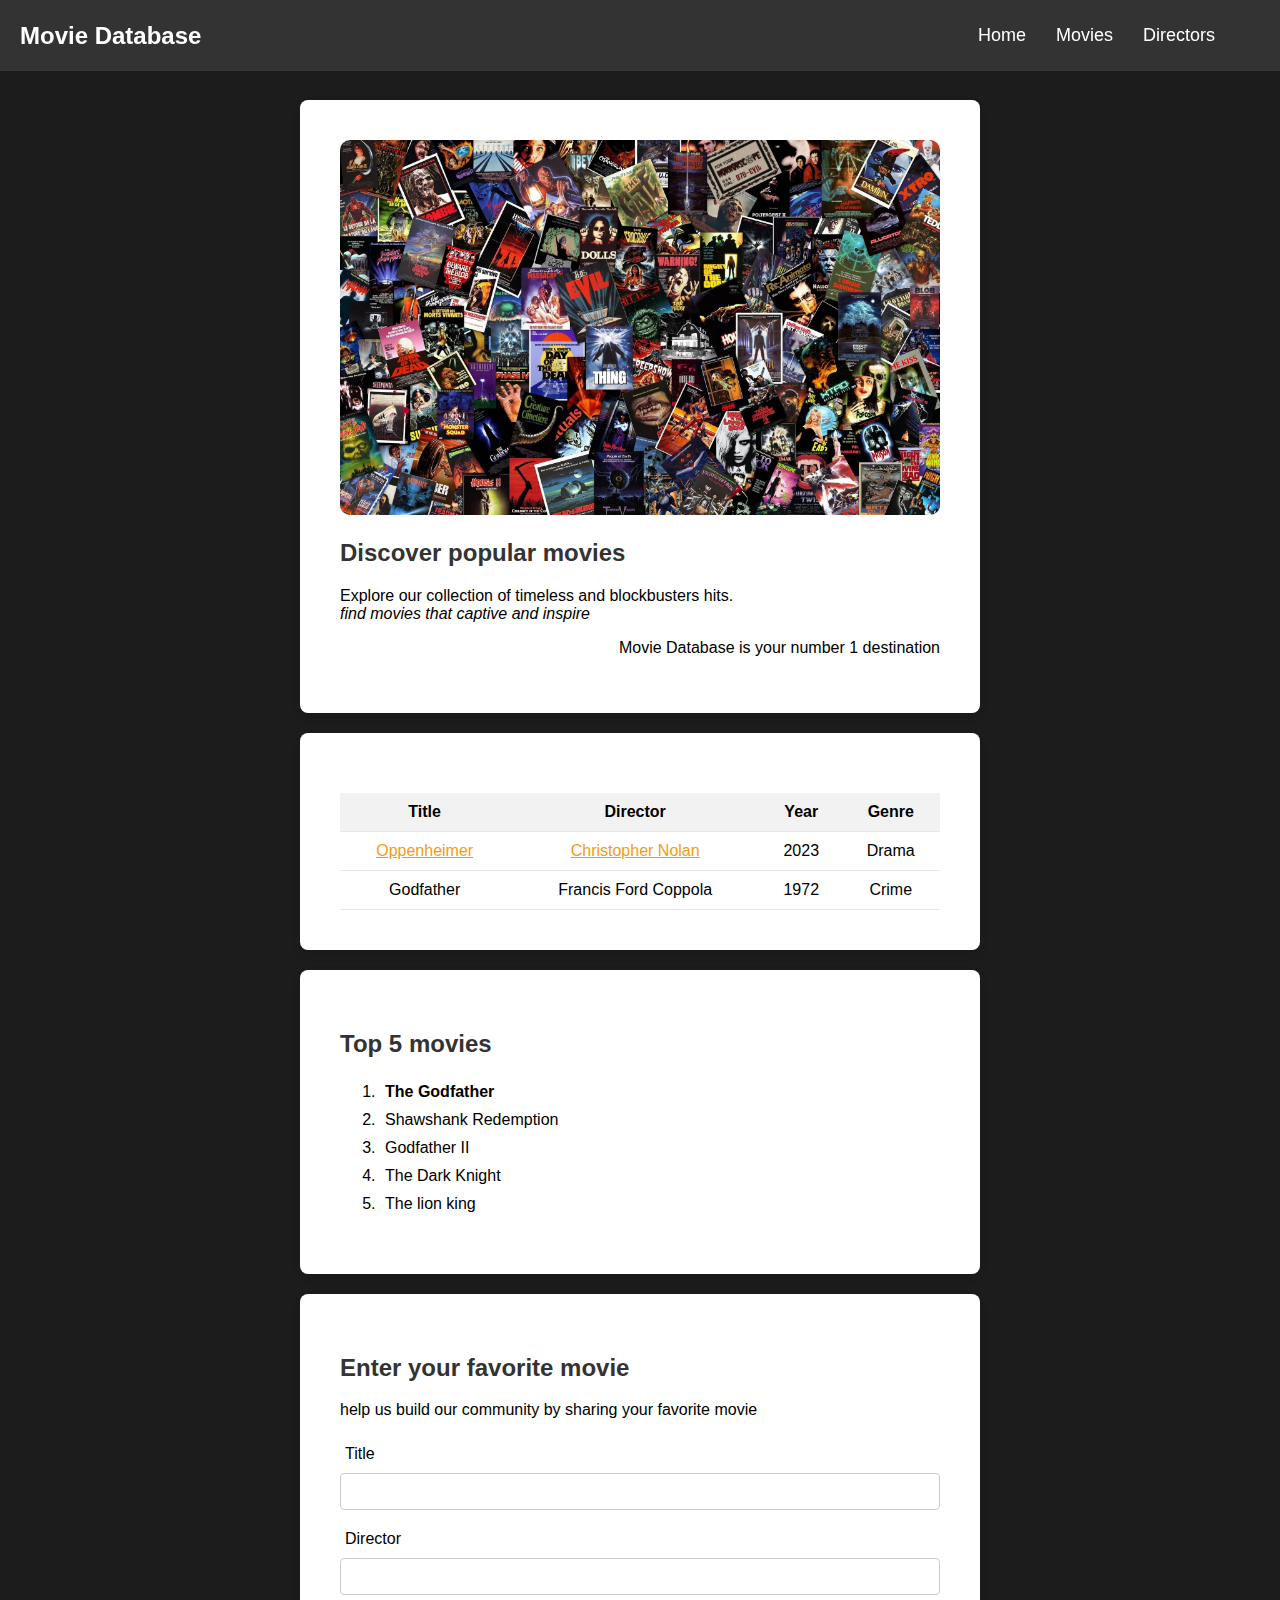
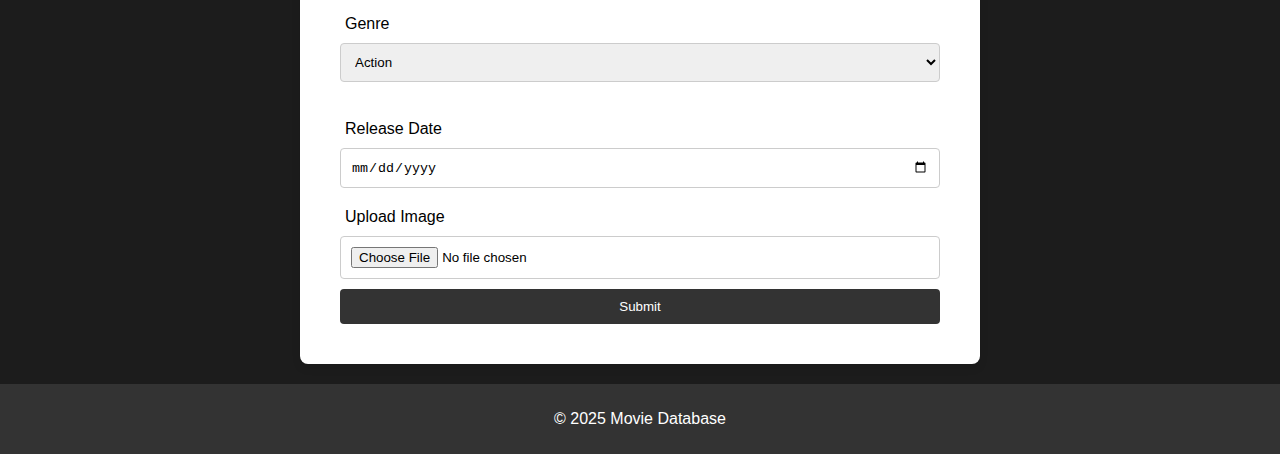
<file: index.html>
<!DOCTYPE html>
<html lang="en">
  <head>
    <meta charset="UTF-8" />
    <title>Movie Database</title>
    <link rel="stylesheet" href="styles/style.css" />
    <meta name="viewport" content="width=device-width, initial-scale=1.0" />
  </head>
  <body>
    <header class="main-header">
      <div class="logo">Movie Database</div>
      <input type="checkbox" id="menu-toggle" />
      <label for="menu-toggle" class="menu-icon">&#9776;</label>
      <nav>
        <ul>
          <li><a href="#">Home</a></li>
          <li><a href="./pages/movies.html">Movies</a></li>
          <li><a href="./pages/directors.html">Directors</a></li>
        </ul>
      </nav>
    </header>
    <section class="info-section">
      <img class="cover-img" src="./assets//movie-9pvmdtvz4cb0xl37.jpg" />
      <h2>Discover popular movies</h2>
      <p>
        Explore our collection of timeless and blockbusters hits.<br />
        <i>find movies that captive and inspire</i>
      </p>
      <p align="right">Movie Database is your number 1 destination</p>
    </section>
    <section class="movie-section">
      <table class="movie-table">
        <tr>
          <th>Title</th>
          <th>Director</th>
          <th>Year</th>
          <th>Genre</th>
        </tr>
        <tr>
          <td><a href="pages/movie.html?id=1">Oppenheimer</a></td>
          <td><a href="pages/director.html">Christopher Nolan</a></td>
          <td>2023</td>
          <td>Drama</td>
        </tr>
        <tr>
          <td>Godfather</td>
          <td>Francis Ford Coppola</td>
          <td>1972</td>
          <td>Crime</td>
        </tr>
      </table>
    </section>
    <section class="top-movies-section">
      <h2>Top 5 movies</h2>
      <ol>
        <li><strong>The Godfather</strong></li>
        <li>Shawshank Redemption</li>
        <li>Godfather II</li>
        <li>The Dark Knight</li>
        <li>The lion king</li>
      </ol>
    </section>
    <section class="form-section">
      <h2>Enter your favorite movie</h2>
      <p>help us build our community by sharing your favorite movie</p>
      <form action="/submit">
        <label for="title">Title</label>
        <input type="text" id="title" name="title" required />
        <label for="director">Director</label>
        <input type="text" id="director" name="director" required />
        <label for="Genre">Genre</label>
        <select id="Genre" name="Genre" required>
          <option value="action">Action</option>
          <option value="comedy">Comedy</option>
          <option value="horror">Horror</option>
          <option value="romance">Romance</option></select
        ><br />
        <label for="release_date">Release Date</label>
        <input type="date" id="release_date" name="release_date" required />
        <label for="image">Upload Image</label>
        <input type="file" id="image" name="image" />
        <button type="submit">Submit</button>
      </form>
    </section>
    <footer>
      <p>&copy; 2025 Movie Database</p>
    </footer>
  </body>
</html>
</file>
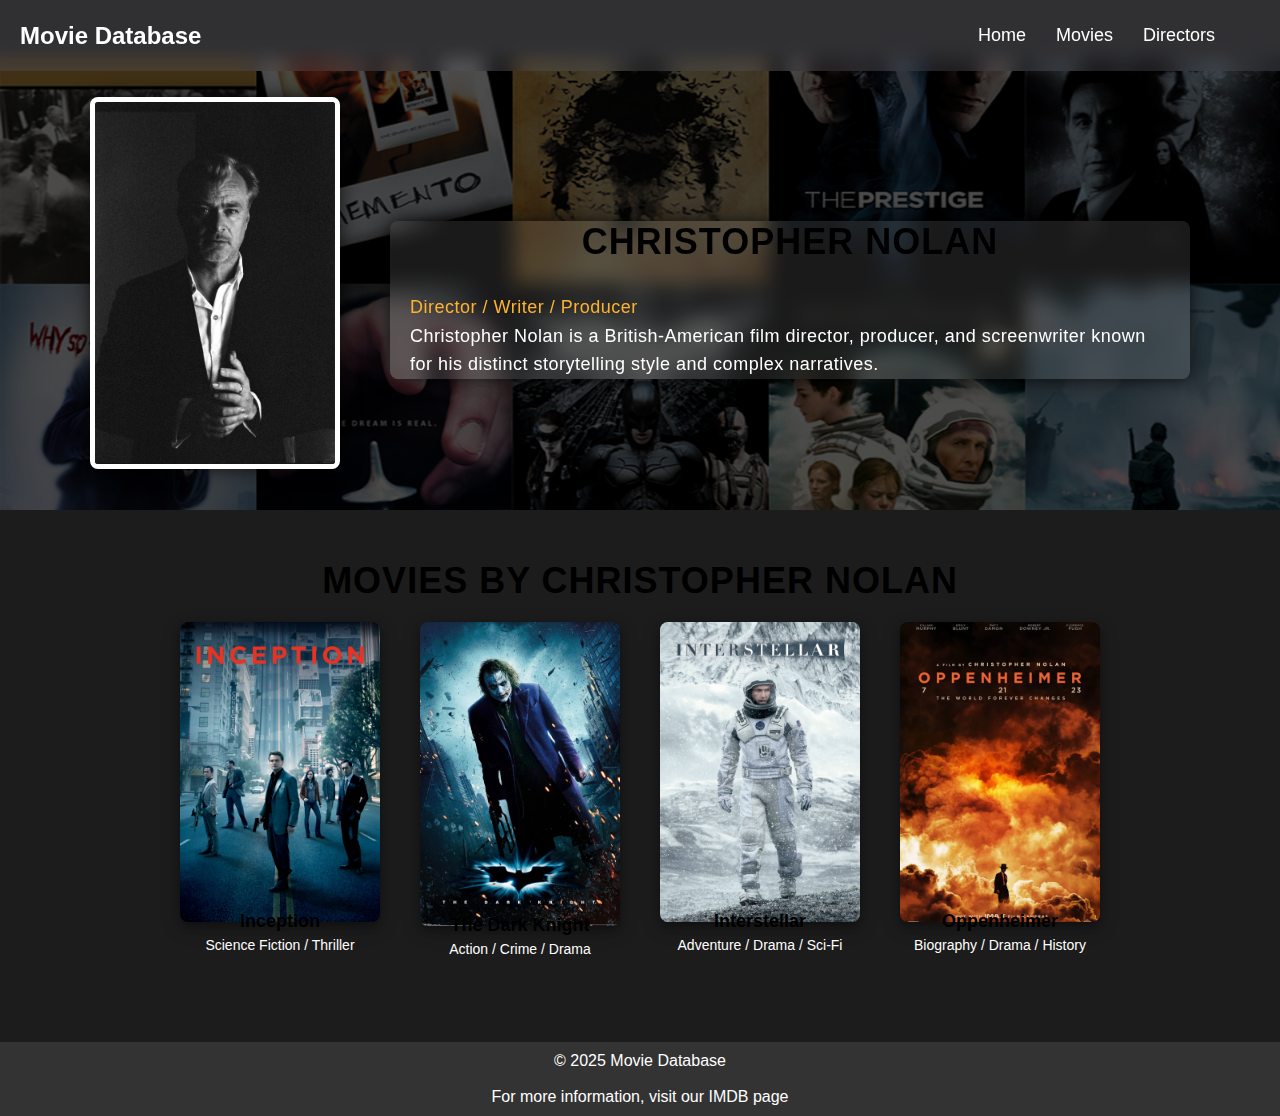
<file: pages/director.html>
<!DOCTYPE html>
<html lang="en">
  <head>
    <meta charset="UTF-8" />
    <meta name="viewport" content="width=device-width, initial-scale=1.0" />
    <title>Christopher Nolan</title>
    <link rel="stylesheet" href="../styles/dirctor.css" />
  </head>
  <body>
    <header class="main-header">
      <div class="logo">Movie Database</div>
      <input type="checkbox" id="menu-toggle" />
      <label for="menu-toggle" class="menu-icon">&#9776;</label>
      <nav>
        <ul>
          <li><a href="../index.html">Home</a></li>
          <li><a href="./movies.html">Movies</a></li>
          <li><a href="./directors.html">Directors</a></li>
        </ul>
      </nav>
    </header>

    <section class="director-details">
      <div class="director-banner">
        <div class="overlay"></div>
        <div class="director-info">
          <div class="director-photo">
            <img src="../assets/director.webp" alt="Director Photo" />
          </div>
          <div class="director-text">
            <h1>Christopher Nolan</h1>
            <p>Director / Writer / Producer</p>
            <div class="bio">
              <p>
                Christopher Nolan is a British-American film director, producer,
                and screenwriter known for his distinct storytelling style and
                complex narratives.
              </p>
            </div>
          </div>
        </div>
      </div>
    </section>
    <section class="director-movies">
      <h2>Movies by Christopher Nolan</h2>
      <div class="director-movies-container">
        <div class="movie-item">
          <img src="../assets/inception.jpg" alt="Movie 1" />
          <div class="movie-info">
            <h3>Inception</h3>
            <p>Science Fiction / Thriller</p>
          </div>
        </div>
        <div class="movie-item">
          <img src="../assets/dark-knight.jpg" alt="Movie 2" />
          <div class="movie-info">
            <h3>The Dark Knight</h3>
            <p>Action / Crime / Drama</p>
          </div>
        </div>
        <div class="movie-item">
          <img src="../assets/interstellar.jpg" alt="Movie 3" />
          <div class="movie-info">
            <h3>Interstellar</h3>
            <p>Adventure / Drama / Sci-Fi</p>
          </div>
        </div>
        <div class="movie-item">
          <img src="../assets/poster.webp" alt="Movie 3" />
          <div class="movie-info">
            <h3>Oppenheimer</h3>
            <p>Biography / Drama / History</p>
          </div>
        </div>
      </div>
    </section>

    <footer>
      <p>&copy; 2025 Movie Database</p>
      <br />
      <p>
        For more information, visit our
        <a href="https://www.imdb.com">IMDB</a> page
      </p>
    </footer>
  </body>
</html>
</file>
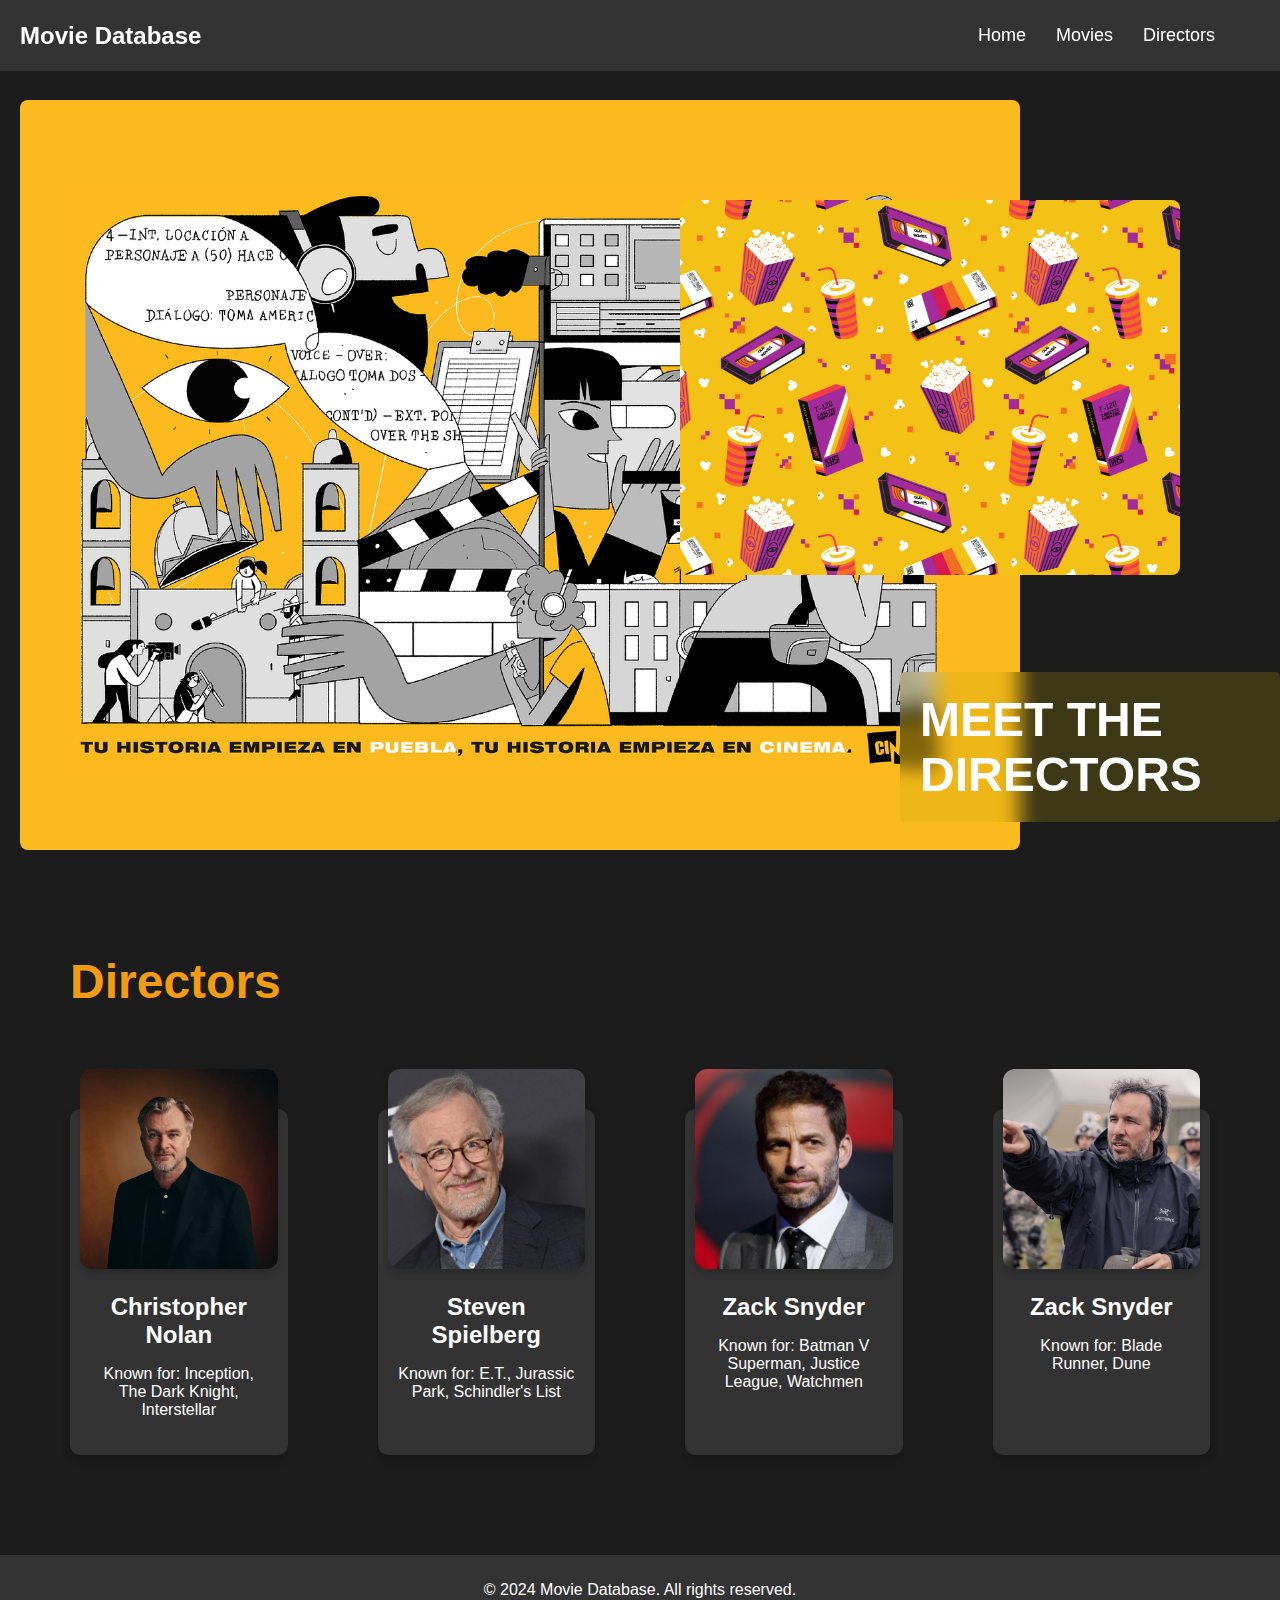
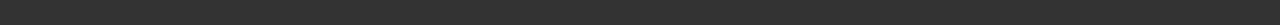
<file: pages/directors.html>
<!DOCTYPE html>
<html lang="en">
  <head>
    <meta charset="UTF-8" />
    <title>Directors Listing</title>
    <link rel="stylesheet" href="../styles/directors.css" />
    <meta name="viewport" content="width=device-width, initial-scale=1.0" />
  </head>

  <body>
    <header class="main-header">
      <div class="logo">Movie Database</div>
      <input type="checkbox" id="menu-toggle" />
      <label for="menu-toggle" class="menu-icon">&#9776;</label>
      <nav>
        <ul>
          <li><a href="../index.html">Home</a></li>
          <li><a href="./movies.html">Movies</a></li>
          <li><a href="#">Directors</a></li>
        </ul>
      </nav>
    </header>
    <section class="intro-directors">
      <img src="../assets/directors.png" class="big-img" alt="Directors" />
      <img
        src="../assets/director-draws.jpg"
        class="illustration"
        alt="Directors"
      />
      <h1>MEET THE DIRECTORS</h1>
    </section>
    <section class="director-listing">
      <h1>Directors</h1>
      <div class="grid-container">
        <div class="director-card">
          <img src="../assets//Nolan-portrait-02.webp" alt="Director 1" />
          <div class="info">
            <h2>Christopher Nolan</h2>
            <p>Known for: Inception, The Dark Knight, Interstellar</p>
          </div>
        </div>
        <div class="director-card">
          <img
            src="../assets/steven-spielberg-net-worth-ftr.jpg"
            alt="Director 2"
          />
          <div class="info">
            <h2>Steven Spielberg</h2>
            <p>Known for: E.T., Jurassic Park, Schindler's List</p>
          </div>
        </div>
        <div class="director-card">
          <img src="../assets/516972684.webp" alt="Director 2" />
          <div class="info">
            <h2>Zack Snyder</h2>
            <p>Known for: Batman V Superman, Justice League, Watchmen</p>
          </div>
        </div>
        <div class="director-card">
          <img
            src="../assets/Denis-Villeneuve-Photo-Jan-Thijs.jpg"
            alt="Director 2"
          />
          <div class="info">
            <h2>Zack Snyder</h2>
            <p>Known for: Blade Runner, Dune</p>
          </div>
        </div>

        <!-- Add more director cards here -->
      </div>
    </section>
    <footer>
      <p>&copy; 2024 Movie Database. All rights reserved.</p>
    </footer>
  </body>
</html>
</file>
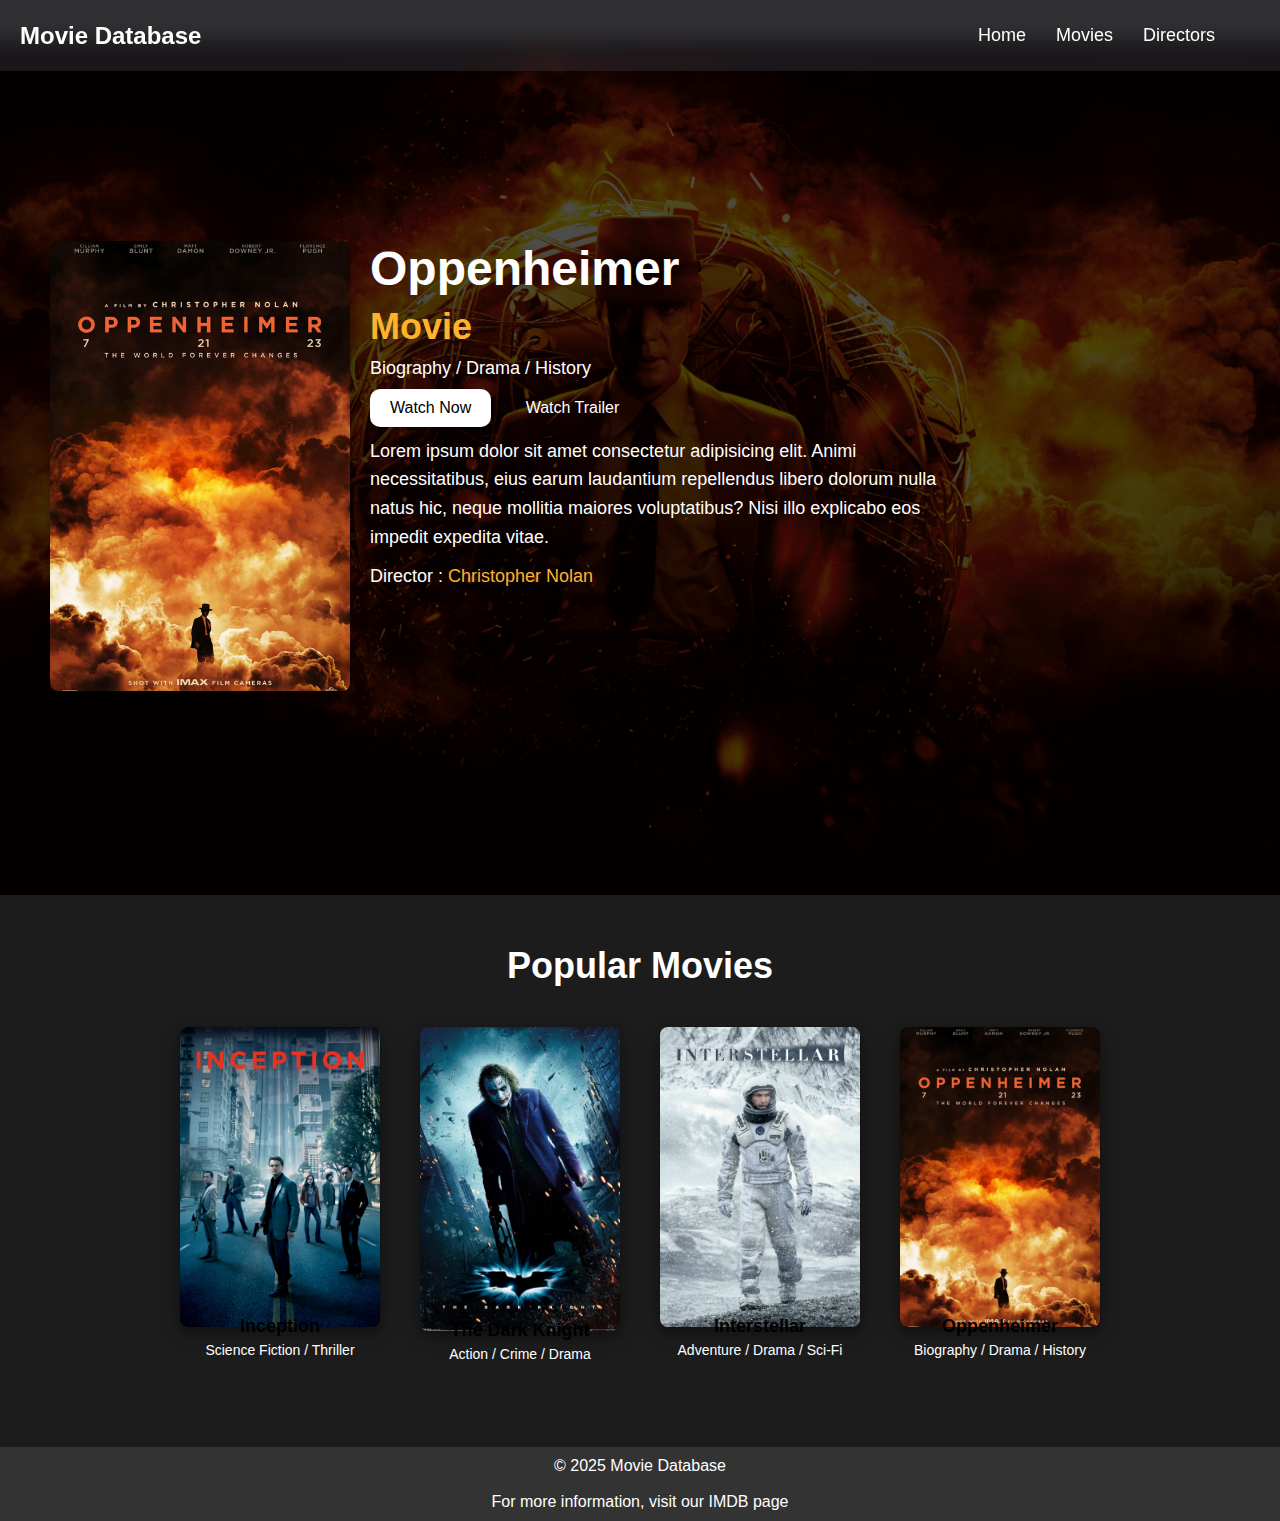
<file: pages/movie.html>
<!DOCTYPE html>
<html lang="en">
  <head>
    <meta charset="UTF-8" />
    <meta name="viewport" content="width=device-width, initial-scale=1.0" />
    <title>Movie</title>
    <link rel="stylesheet" href="../styles/movie.css" />
  </head>
  <body>
    <header class="main-header">
      <div class="logo">Movie Database</div>
      <input type="checkbox" id="menu-toggle" />
      <label for="menu-toggle" class="menu-icon">&#9776;</label>
      <nav>
        <ul>
          <li><a href="../index.html">Home</a></li>
          <li><a href="./movies.html">Movies</a></li>
          <li><a href="./directors.html">Directors</a></li>
        </ul>
      </nav>
    </header>

    <section class="movie-details">
      <div class="movie-banner">
        <div class="overlay"></div>
        <div class="movie-banner-info">
          <div class="movie-poster">
            <img src="../assets/poster.webp" alt="movie poster" />
          </div>
          <div class="movie-text">
            <h2>Oppenheimer</h2>
            <h3>Movie</h3>
            <p>Biography / Drama / History</p>
            <div class="buttons">
              <button class="watch-now">Watch Now</button>
              <button class="watch-trailer">Watch Trailer</button>
            </div>
            <p class="description">
              Lorem ipsum dolor sit amet consectetur adipisicing elit. Animi
              necessitatibus, eius earum laudantium repellendus libero dolorum
              nulla natus hic, neque mollitia maiores voluptatibus? Nisi illo
              explicabo eos impedit expedita vitae.
            </p>
            <p class="description">
              Director : <a href="director">Christopher Nolan </a>
            </p>
          </div>
        </div>
      </div>
    </section>

    <section class="popular-movies">
      <h2>Popular Movies</h2>
      <div class="popular-movies-container">
        <div class="movie-item">
          <img src="../assets/inception.jpg" alt="Movie 1" />
          <div class="movie-info">
            <h3>Inception</h3>
            <p>Science Fiction / Thriller</p>
          </div>
        </div>
        <div class="movie-item">
          <img src="../assets/dark-knight.jpg" alt="Movie 2" />
          <div class="movie-info">
            <h3>The Dark Knight</h3>
            <p>Action / Crime / Drama</p>
          </div>
        </div>
        <div class="movie-item">
          <img src="../assets/interstellar.jpg" alt="Movie 3" />
          <div class="movie-info">
            <h3>Interstellar</h3>
            <p>Adventure / Drama / Sci-Fi</p>
          </div>
        </div>
        <div class="movie-item">
          <img src="../assets/poster.webp" alt="Movie 3" />
          <div class="movie-info">
            <h3>Oppenheimer</h3>
            <p>Biography / Drama / History</p>
          </div>
        </div>
      </div>
    </section>

    <footer>
      <p>&copy; 2025 Movie Database</p>
      <br />
      <p>
        For more information, visit our
        <a href="https://www.imdb.com">IMDB</a> page
      </p>
    </footer>
  </body>
</html>
</file>
<file: styles/style.css>
* {
  box-sizing: border-box;
}

body,
html {
  margin: 0;
  padding: 0;
  font-family: "Arial", sans-serif;
  background-color: #1c1c1c;
}

header {
  display: flex;
  justify-content: space-between;
  align-items: center;
  padding: 10px 20px;
  position: fixed;
  width: 100%;
  top: 0;
  left: 0;
  background: rgba(255, 255, 255, 0.1);
  backdrop-filter: blur(10px);
  z-index: 1000;
}

.logo {
  font-size: 24px;
  font-weight: bold;
  color: #fff;
  text-decoration: none;
}

nav ul {
  list-style: none;
  display: flex;
  margin: 0;
  padding: 15px 30px 15px 15px;
}

nav ul li {
  margin: 0 15px;
  cursor: pointer;
  transition: all 0.3s ease;
}

nav ul li a {
  text-decoration: none;
  color: #fff;
  font-size: 18px;
  transition: color 0.3s ease;
}

nav ul li:hover {
  a {
    color: #f39c12;
  }
}

.menu-icon {
  display: none;
  font-size: 30px;
  color: #fff;
  cursor: pointer;
}

#menu-toggle {
  display: none;
}

#menu-toggle:checked + .menu-icon + nav ul {
  display: flex;
  flex-direction: column;
  position: absolute;
  padding: 20px;
  top: 65px;
  left: 0;
  width: 100%;
  background-color: rgba(0, 0, 0, 0.8);
}

.info-section,
.movie-section,
.top-movies-section,
.form-section {
  margin: 20px 300px;
  padding: 40px;
  background-color: #fff;
  border-radius: 8px;
  box-shadow: 0 4px 8px rgba(0, 0, 0, 0.1);
  border: none;
  h2 {
    color: #333;
  }
}
.info-section {
  margin-top: 100px;
}
.cover-img {
  margin: 0 auto;
  border-radius: 10px;
  width: 100%;
}

.movie-table {
  width: 100%;
  border-collapse: collapse;
  margin-top: 20px;
  color: black;
  th,
  td {
    padding: 10px;
    border-bottom: 1px solid #e7e7e7;
    text-align: center;
  }
  th {
    background-color: #f2f2f2;
  }
  td {
    a {
      color: #f39c12;
      &:hover {
        text-decoration: underline;
      }
    }
  }
}

.top-movies-section li {
  padding: 5px;
  color: black;
}

.form-section form {
  display: flex;
  flex-direction: column;
  input,
  select,
  bottom {
    padding: 10px;
    margin-bottom: 10px;
    border: 1px solid #ccc;
    border-radius: 4px;
  }
  label {
    margin: 10px 5px;
  }
  button {
    background-color: #333;
    color: #fff;
    border: none;
    padding: 10px 20px;
    cursor: pointer;
    border-radius: 4px;
  }
  button:hover {
    background-color: #555;
    transition: background-color 0.3s;
  }
}

footer {
  background-color: #333;
  color: #fff;
  text-align: center;
  padding: 10px;
  width: 100%;
  margin: 0;
}

@media (max-width: 1024px) {
  .info-section,
  .movie-section,
  .top-movies-section,
  .form-section {
    margin: 20px;
    padding: 20px;
  }
  .info-section {
    margin-top: 100px;
  }
  nav ul li {
    padding-block: 10px;
    border-bottom: 2px solid #9e9e9e;
    cursor: pointer;
    &:hover {
      background-color: #948e8e;
    }
  }
}

@media (max-width: 768px) {
  .menu-icon {
    display: block;
    position: absolute;
    right: 30px;
  }

  header {
    padding: 20px;
  }
  nav ul {
    display: none;
    flex-direction: column;
    padding: 0;
  }

  nav ul li {
    margin: 5px 0;
  }

  .movie-table th,
  .movie-table td {
    padding: 8px;
  }
}

@media (max-width: 480px) {
  .main-header .logo {
    font-size: 20px;
  }

  nav ul li a {
    font-size: 16px;
  }

  .info-section,
  .movie-section,
  .top-movies-section,
  .form-section {
    margin: 10px;
    padding: 10px;
  }

  .info-section {
    margin-top: 100px;
  }

  .movie-table th,
  .movie-table td {
    font-size: 12px;
    padding: 5px;
  }

  .form-section input,
  .form-section select,
  .form-section button {
    font-size: 14px;
  }
}
</file>
<file: styles/dirctor.css>
* {
  margin: 0;
  padding: 0;
  box-sizing: border-box;
}

body {
  font-family: Arial, Helvetica, sans-serif;
  background-color: #1c1c1c;
}

a {
  text-decoration: none;
  color: #fff;
}

.main-header {
  background-color: rgba(225, 225, 255, 0.1);
  color: #fff;
  padding: 10px 20px;
  display: flex;
  justify-content: space-between;
  align-items: center;
  position: fixed;
  width: 100%;
  top: 0;
  left: 0;
  backdrop-filter: blur(10px);
  z-index: 1000;

  .logo {
    font-size: 24px;
    font-weight: bold;
    color: white;
  }
  nav ul {
    list-style: none;
    display: flex;
    margin: 0;
    padding: 15px 30px 15px;
    li {
      margin: 0 15px;
      a {
        color: #fff;
        transition: color 0.3s ease;
        font-size: 18px;
        &:hover {
          color: #f39c12;
        }
      }
    }
  }
}

.menu-icon {
  display: none;
  font-size: 30px;
  color: #fff;
  cursor: pointer;
}

#menu-toggle {
  display: none;
}

#menu-toggle:checked + .menu-icon + nav ul {
  display: flex;
  flex-direction: column;
  position: absolute;
  padding: 20px;
  top: 65px;
  left: 0;
  width: 100%;
  background-color: rgba(0, 0, 0, 0.8);
}

.director-details {
  margin-top: 60px;
  text-align: center;
}

.director-banner {
  position: relative;
  height: 50vh;
  background: url("../assets/nolanposters.jpeg") no-repeat center/cover;
  display: flex;
  align-items: center;
  justify-content: center;
}

.director-banner .overlay {
  position: absolute;
  top: 0;
  left: 0;
  width: 100%;
  height: 100%;
  background-color: rgba(0, 0, 0, 0.7);
}

.director-info {
  z-index: 1;
  display: flex;
  align-items: center;
  justify-content: center;
  gap: 50px;
}

.director-photo {
  z-index: 1;
  img {
    width: 250px;
    border-radius: 8px;
    border: 5px solid #fff;
    box-shadow: 0 0 20px rgba(0, 0, 0, 0.8);
  }
}

.director-text {
  max-width: 800px;
  padding: 0 20px;
  margin-top: 30px;
  background: rgba(255, 255, 255, 0.1);
  backdrop-filter: blur(10px);
  border-radius: 8px;
  box-shadow: 0 0 20px rgba(0, 0, 0, 0.8);
}

.director-text h1 {
  font-size: 36px;
  margin-bottom: 30px;
  letter-spacing: 1px;
  text-transform: uppercase;
}

.director-text p {
  text-align: left;
  font-size: 18px;
  line-height: 1.6;
  letter-spacing: 0.5px;
  color: #ffb22c;
}

.bio p {
  color: #fff;
}

.director-movies {
  padding: 50px 0;
  text-align: center;
}

.director-movies h2 {
  font-size: clamp(24px, 5vw, 36px); /* Responsive font size */
  letter-spacing: 1px;
  text-transform: uppercase;
}

.director-movies-container {
  display: flex;
  flex-wrap: wrap;
  justify-content: center;
}

.movie-item {
  width: 200px;
  margin: 20px;
  cursor: pointer;
  transition: transform 0.3s ease, box-shadow 0.3s ease; /* Smooth transition for transform and shadow */
}

.movie-item:hover {
  transform: scale(0.96); /* Slightly increase size */
}

.movie-item img {
  width: 100%;
  border-radius: 8px;
  box-shadow: 0 4px 8px rgba(0, 0, 0, 0.3), 0 6px 20px rgba(0, 0, 0, 0.19); /* Box shadow */
}

.movie-info {
  padding: 10px;
  border-radius: 8px;
  margin-top: -30px; /* Lifts the info above the image */
  z-index: 1;
}

.movie-info h3 {
  font-size: 18px;
  margin: 5px 0;
}

.movie-info p {
  font-size: 14px;
  color: #fff;
  margin: 5px 0;
}

footer {
  background-color: #333;
  color: #fff;
  text-align: center;
  padding: 10px;
  margin: 0;
}
</file>
<file: styles/directors.css>
* {
  box-sizing: border-box;
}

body,
html {
  margin: 0;
  padding: 0;
  font-family: "Arial", sans-serif;
  background-color: #1c1c1c;
  color: #fff;
}

header {
  display: flex;
  justify-content: space-between;
  align-items: center;
  padding: 10px 20px;
  position: fixed;
  width: 100%;
  top: 0;
  left: 0;
  background: rgba(255, 255, 255, 0.1);
  backdrop-filter: blur(10px);
  z-index: 1000;
}

.logo {
  font-size: 24px;
  font-weight: bold;
  color: #fff;
  text-decoration: none;
}

nav ul {
  list-style: none;
  display: flex;
  margin: 0;
  padding: 15px 30px;
}

nav ul li {
  margin: 0 15px;
  cursor: pointer;
  transition: all 0.3s ease;
}

nav ul li a {
  text-decoration: none;
  color: #fff;
  font-size: 18px;
  transition: color 0.3s ease;
}

nav ul li:hover {
  a {
    color: #f39c12;
  }
}

.menu-icon {
  display: none;
  font-size: 30px;
  color: #fff;
  cursor: pointer;
}

#menu-toggle {
  display: none;
}

#menu-toggle:checked + .menu-icon + nav ul {
  display: flex;
  flex-direction: column;
  position: absolute;
  padding: 20px;
  top: 63px;
  left: 0;
  width: 100%;
  background-color: rgba(0, 0, 0, 0.8);
}

.intro-directors {
  position: relative;
  padding-top: 100px;
}

.intro-directors .big-img {
  margin-left: 20px;
  width: 100%;
  max-width: 1000px;
  border-radius: 8px;
}

.intro-directors .illustration {
  position: absolute;
  top: 200px;
  right: 100px;
  width: 100%;
  max-width: 500px;
  border-radius: 8px;
}

.intro-directors h1 {
  background-color: rgba(
    191,
    166,
    0,
    0.202
  ); /* White background with 70% opacity */
  backdrop-filter: blur(10px); /* Blur the background elements by 10px */
  font-size: 48px;
  padding: 20px;
  border-radius: 5px;
  position: absolute;
  bottom: 0;
  left: 900px;
}

.director-listing {
  padding: 100px 70px;
}

.director-listing h1 {
  font-size: 48px;
  color: #f39c12;
  margin: 0;
}

.grid-container {
  display: grid;
  padding-top: 100px;
  grid-template-columns: repeat(4, 1fr);
  gap: 90px;
}

.director-card {
  position: relative;
  border-radius: 10px;
  box-shadow: 0 4px 8px rgba(0, 0, 0, 0.2);
  transition: transform 0.3s ease;
  background-color: #333;
  padding: 10px;
}

.director-card img {
  width: 100%;
  height: 200px;
  object-fit: cover;
  border-radius: 12px;
  margin-top: -50px;
  box-shadow: 0 4px 8px rgba(0, 0, 0, 0.2);
  z-index: 333;
}

.director-card .info {
  padding: 10px;
  text-align: center;
  color: #fff;
}

.director-card h2 {
  margin: 10px 0;
  font-size: 24px;
}

.director-card p {
  font-size: 16px;
}

.director-card:hover {
  transform: scale(1.05);
}

footer {
  bottom: 0;
  left: 0;
  width: 100%;
  text-align: center;
  padding: 10px 20px;
  background-color: #333;
  color: white;
}

/* Media Queries for Responsiveness */

@media (max-width: 1200px) {
  .grid-container {
    grid-template-columns: repeat(3, 1fr);
  }

  .intro-directors h1 {
    font-size: 36px;
    left: 600px;
  }
}

@media (max-width: 1024px) {
  .main-header .logo {
    font-size: 20px;
  }
  nav ul li {
    padding-block: 10px;
    border-bottom: 2px solid #9e9e9e;
    cursor: pointer;
    &:hover {
      background-color: #948e8e;
    }
  }
  .menu-icon {
    display: block;
    position: absolute;
    right: 30px;
  }

  nav ul {
    display: none;
    flex-direction: column;
    padding: 0;
  }

  nav ul li {
    margin: 5px 0;
  }

  .intro-directors {
    text-align: center;
  }

  .intro-directors .big-img,
  .intro-directors .illustration {
    position: static;
    margin: 10px auto;
    width: 90%;
  }
  .illustration {
    display: none;
  }

  .intro-directors h1 {
    position: relative;
    margin-top: -40px;
    left: auto;
    font-size: 28px;
  }

  .grid-container {
    grid-template-columns: repeat(2, 1fr);
  }
}

@media (max-width: 992px) {
  .grid-container {
    grid-template-columns: repeat(2, 1fr);
  }

  .intro-directors .illustration {
    top: 150px;
    right: 50px;
    width: 300px;
  }

  .intro-directors h1 {
    font-size: 32px;
  }
}

@media (max-width: 576px) {
  header,
  .director-listing {
    padding: 20px;
  }

  .director-listing h1 {
    font-size: 32px;
  }

  .grid-container {
    gap: 20px;
    grid-template-columns: repeat(1, 1fr);
    .director-card {
      margin-bottom: 30px;
    }
  }

  .director-card img {
    height: 150px;
  }

  .director-card h2 {
    font-size: 20px;
  }

  .director-card p {
    font-size: 14px;
  }
}
</file>
<file: styles/movie.css>
* {
  margin: 0;
  padding: 0;
  box-sizing: border-box;
}

body {
  font-family: Arial, Helvetica, sans-serif;
  background-color: #1c1c1c;
}

a {
  text-decoration: none;
  color: #fff;
}

.main-header {
  background-color: rgba(225, 225, 255, 0.1);
  color: #fff;
  padding: 10px 20px;
  display: flex;
  justify-content: space-between;
  align-items: center;
  position: fixed;
  width: 100%;
  top: 0;
  left: 0;
  backdrop-filter: blur(10px);
  z-index: 1000;

  .logo {
    font-size: 24px;
    font-weight: bold;
    color: white;
  }
  nav ul {
    list-style: none;
    display: flex;
    margin: 0;
    padding: 15px 30px 15px;
    li {
      margin: 0 15px;
      a {
        color: #fff;
        transition: color 0.3s ease;
        font-size: 18px;
        &:hover {
          color: #f39c12;
        }
      }
    }
  }
}

.menu-icon {
  display: none;
  font-size: 30px;
  color: #fff;
  cursor: pointer;
}

#menu-toggle {
  display: none;
}

#menu-toggle:checked + .menu-icon + nav ul {
  display: flex;
  flex-direction: column;
  position: absolute;
  padding: 20px;
  top: 65px;
  left: 0;
  width: 100%;
  background-color: rgba(0, 0, 0, 0.8);
}

.movie-details {
  position: relative;
  height: 95vh;
  background: url(../assets/cover.jpg);
  background-attachment: fixed;
  background-position: center;
  background-size: cover;
  display: flex;
  align-items: center;
  justify-content: flex-start;
  color: #fff;
  padding-left: 50px;
  margin-top: 40px;
}

.overlay {
  position: absolute;
  top: 0;
  left: 0;
  width: 100%;
  height: 100%;
  background-color: rgb(0, 0, 0, 0.7);
}

.movie-poster {
  z-index: 1;
  img {
    width: 300px;
    box-shadow: 0 4px 8px rgba(0, 0, 0, 0.3), 0 6px 20px rgba(0, 0, 0, 0.19);
    border-radius: 8px;
  }
}

.movie-banner-info {
  display: flex;
  gap: 20px;
}

.movie-text {
  position: relative;
  z-index: 1;
  max-width: 600px;

  h2 {
    font-size: 48px;
    margin: 0;
  }
  h3 {
    font-size: 36px;
    color: #ffb22c;
    margin: 10px 0;
  }
  p {
    font-size: 18px;
    margin: 10px 0;
  }
}

.buttons {
  margin: 10px 0;
  button {
    padding: 10px 20px;
    font-size: 16px;
    border: none;
    border-radius: 10px;
    margin-right: 10px;
    cursor: pointer;
    transition: transform 0.3s;
  }
}

.watch-now {
  background-color: white;
}

.watch-now:hover {
  transform: scale(1.1);
}

.watch-trailer {
  background-color: transparent;
  color: white;
  transition: color 0.3s;
  &:hover {
    color: #ffb22c;
  }
}

.description {
  font-size: 16px;
  line-height: 1.6;
  margin-top: 10px;
  a {
    color: #ffb22c;
  }
  a:hover {
    text-decoration: underline;
  }
}

.popular-movies {
  padding: 50px 0;
  text-align: center;
}

.popular-movies h2 {
  font-size: 36px;
  margin-bottom: 20px;
  color: #fff;
}

.popular-movies-container {
  display: flex;
  flex-wrap: wrap;
  justify-content: center;
}

.movie-item {
  width: 200px;
  margin: 20px;
  cursor: pointer;
  transition: transform 0.3s ease, box-shadow 0.3s ease;
}

.movie-item:hover {
  transform: scale(0.96);
}

.movie-item img {
  width: 100%;
  border-radius: 8px;
  box-shadow: 0 4px 8px rgba(0, 0, 0, 0.3), 0 6px 20px rgba(0, 0, 0, 0.19);
}

.movie-info {
  padding: 10px;
  border-radius: 8px;
  margin-top: -30px;
  z-index: 1;
}

.movie-info h3 {
  font-size: 18px;
  margin: 5px 0;
  font-weight: bold;
}

.movie-info p {
  font-size: 14px;
  color: #fff;
  margin: 5px 0;
}

footer {
  background-color: #333;
  color: #fff;
  text-align: center;
  padding: 10px;
  margin: 0;
}
</file>
